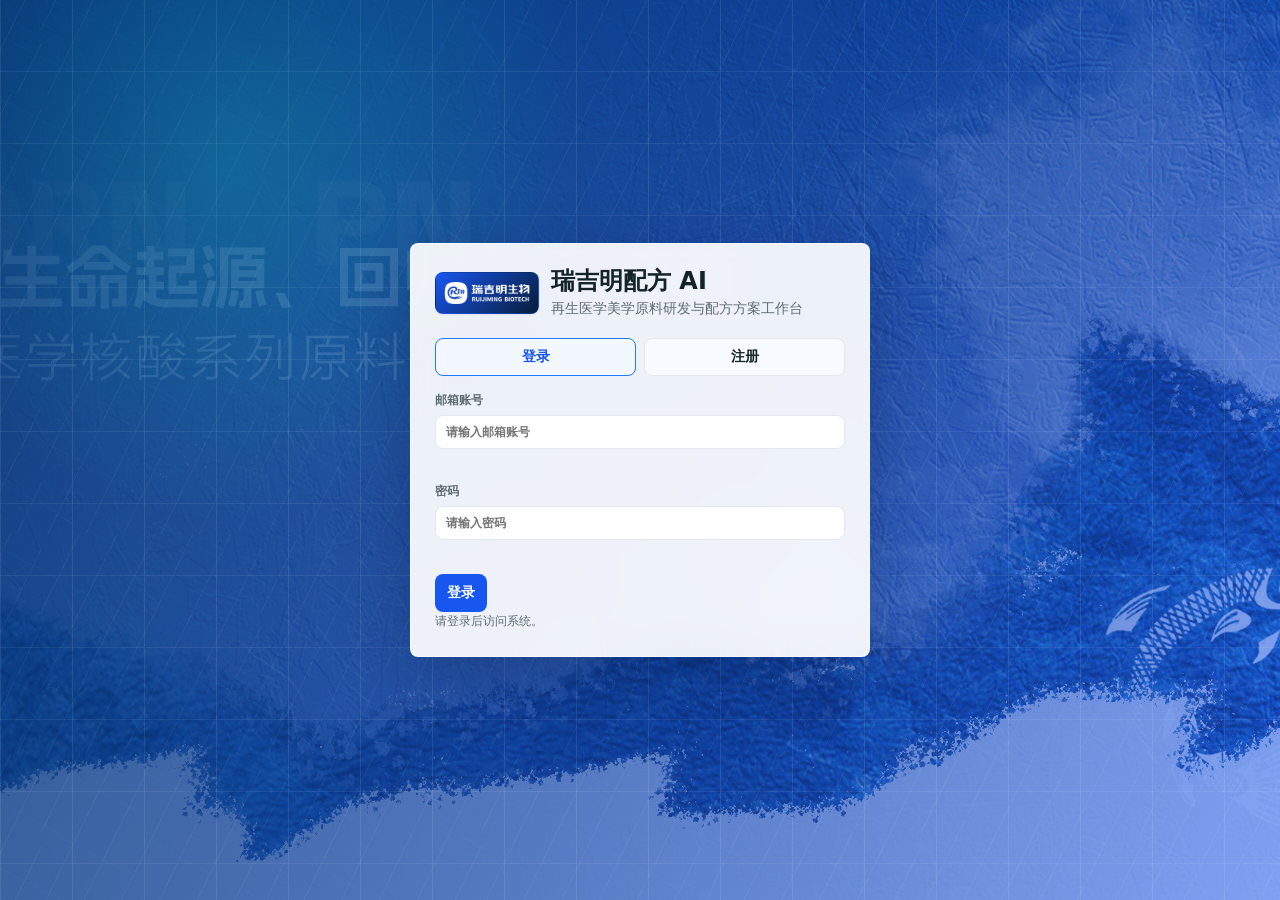
<file: apps/engineer-console/index.html>
<!doctype html>
<html lang="zh-CN">
  <head>
    <meta charset="utf-8">
    <meta name="viewport" content="width=device-width, initial-scale=1">
    <title>瑞吉明配方研发工作台</title>
    <link rel="stylesheet" href="./styles.css">
  </head>
  <body>
    <section id="authShell" class="auth-shell" aria-labelledby="authTitle">
      <div class="auth-card">
        <div class="auth-brand">
          <span class="brand-logo-frame"><img src="./assets/brand/rjm-logo.png" alt="瑞吉明官网"></span>
          <div>
            <h1 id="authTitle">瑞吉明配方 AI</h1>
            <p>再生医学美学原料研发与配方方案工作台</p>
          </div>
        </div>
        <div class="auth-tabs" role="tablist" aria-label="认证方式">
          <button id="showLogin" class="active" type="button">登录</button>
          <button id="showRegister" type="button">注册</button>
        </div>
        <form id="loginForm" class="auth-form active" novalidate>
          <label for="loginEmail">
            <span>邮箱账号</span>
            <input id="loginEmail" type="email" autocomplete="email" placeholder="请输入邮箱账号">
            <small class="field-error" data-error-for="loginEmail"></small>
          </label>
          <label for="loginPassword">
            <span>密码</span>
            <input id="loginPassword" type="password" autocomplete="current-password" placeholder="请输入密码">
            <small class="field-error" data-error-for="loginPassword"></small>
          </label>
          <button id="loginButton" class="primary" type="button">登录</button>
        </form>
        <form id="registerForm" class="auth-form" novalidate>
          <label for="registerEmail">
            <span>邮箱账号</span>
            <input id="registerEmail" type="email" autocomplete="email" placeholder="请输入邮箱账号">
            <small class="field-error" data-error-for="registerEmail"></small>
          </label>
          <label for="registerPassword">
            <span>密码</span>
            <input id="registerPassword" type="password" autocomplete="new-password" placeholder="至少 6 位，包含英文大写、小写和数字">
            <small class="field-error" data-error-for="registerPassword"></small>
          </label>
          <label for="registerInvite">
            <span>邀请码</span>
            <input id="registerInvite" autocomplete="off" placeholder="请输入一次性邀请码">
            <small class="field-error" data-error-for="registerInvite"></small>
          </label>
          <div class="verification-row">
            <label for="registerCode">
              <span>邮箱验证码</span>
              <input id="registerCode" inputmode="numeric" autocomplete="one-time-code" placeholder="请输入 6 位验证码">
              <small class="field-error" data-error-for="registerCode"></small>
            </label>
            <button id="sendCodeButton" class="secondary" type="button">发送验证码</button>
          </div>
          <p id="devCodeHint" class="auth-hint"></p>
          <button id="registerButton" class="primary" type="button">注册并登录</button>
        </form>
        <p id="authStatus" class="auth-status" role="status" aria-live="polite"></p>
      </div>
    </section>

    <div id="appShell" class="research-os is-auth-hidden">
      <nav class="rail-nav" aria-label="工作区导航">
        <div class="rail-mark" aria-label="瑞吉明配方 AI">
          <img src="./assets/brand/rjm-mark.png" alt="">
        </div>
        <button class="rail-item active" type="button" data-view="workspaceCore" data-route="/console/formulas" aria-label="配方推荐" title="配方推荐">
          <svg viewBox="0 0 24 24" aria-hidden="true"><path d="M8 3h8l3 5-7 13L5 8l3-5Z"/><path d="M5 8h14"/><path d="M9 8l3 13 3-13"/></svg>
        </button>
        <button class="rail-item" type="button" data-view="chatPage" data-route="/console/chat" aria-label="AI 知识问答" title="AI 知识问答">
          <svg viewBox="0 0 24 24" aria-hidden="true"><path d="M21 15a4 4 0 0 1-4 4H8l-5 3V7a4 4 0 0 1 4-4h10a4 4 0 0 1 4 4Z"/><path d="M8 9h8"/><path d="M8 13h5"/></svg>
        </button>
        <button class="rail-item" type="button" data-view="elementGraphPage" data-route="/console/elements" aria-label="配方元素解析" title="配方元素解析">
          <svg viewBox="0 0 24 24" aria-hidden="true"><circle cx="12" cy="12" r="3"/><circle cx="5" cy="6" r="2"/><circle cx="19" cy="7" r="2"/><circle cx="6" cy="18" r="2"/><circle cx="18" cy="17" r="2"/><path d="m7 7.5 3 3"/><path d="m14.5 10 3-2"/><path d="m9.5 14.5-2 2"/><path d="m14.5 14 2 2"/></svg>
        </button>
        <button class="rail-item" type="button" data-view="historyPage" data-route="/console/history" aria-label="历史记录" title="历史记录">
          <svg viewBox="0 0 24 24" aria-hidden="true"><path d="M3 12a9 9 0 1 0 3-6.7"/><path d="M3 4v5h5"/><path d="M12 7v5l3 2"/></svg>
        </button>
        <button class="rail-item" type="button" data-view="invitePage" data-route="/console/invites" aria-label="邀请码管理" title="邀请码管理">
          <svg viewBox="0 0 24 24" aria-hidden="true"><path d="M15 7a4 4 0 1 1 2 3.5L10 18H7v-3l7.5-7.5"/><path d="M16 7h.01"/></svg>
        </button>
        <button class="rail-item" type="button" data-view="experimentPage" data-route="/console/experiments" aria-label="实验管理" title="实验管理">
          <svg viewBox="0 0 24 24" aria-hidden="true"><path d="M9 3h6"/><path d="M10 3v6l-5 9a2 2 0 0 0 1.7 3h10.6A2 2 0 0 0 19 18l-5-9V3"/><path d="M8 15h8"/></svg>
        </button>
        <button class="rail-item" type="button" data-view="learningPage" data-route="/console/learning" aria-label="学习分析" title="学习分析">
          <svg viewBox="0 0 24 24" aria-hidden="true"><path d="M4 19V5"/><path d="M4 19h16"/><path d="m7 15 3-4 3 2 5-7"/></svg>
        </button>
        <button class="rail-item" type="button" data-view="procurementPage" data-route="/console/procurement" aria-label="采购管理" title="采购管理">
          <svg viewBox="0 0 24 24" aria-hidden="true"><path d="M6 7h15l-2 8H8L6 3H3"/><circle cx="9" cy="20" r="1"/><circle cx="18" cy="20" r="1"/></svg>
        </button>
        <button class="rail-item" type="button" data-view="outputPage" data-route="/console/output" aria-label="业务输出" title="业务输出">
          <svg viewBox="0 0 24 24" aria-hidden="true"><path d="M4 4h16v16H4z"/><path d="M8 8h8"/><path d="M8 12h8"/><path d="M8 16h5"/></svg>
        </button>
        <button class="rail-item" type="button" data-view="settingsPage" data-route="/console/settings" aria-label="系统设置" title="系统设置">
          <svg viewBox="0 0 24 24" aria-hidden="true"><path d="M12 8a4 4 0 1 0 0 8 4 4 0 0 0 0-8Z"/><path d="M3 12h2"/><path d="M19 12h2"/><path d="m5.6 5.6 1.4 1.4"/><path d="m17 17 1.4 1.4"/><path d="m18.4 5.6-1.4 1.4"/><path d="m7 17-1.4 1.4"/></svg>
        </button>
      </nav>

      <main class="os-main">
        <header class="workbar">
          <div class="workbar-title">
            <div class="brand-lockup">
              <span class="brand-logo-frame compact"><img src="./assets/brand/rjm-logo.png" alt="瑞吉明官网"></span>
              <span>瑞吉明配方 AI</span>
            </div>
            <div>
              <h1>配方研发工作台</h1>
              <span class="compat-copy" aria-hidden="true">配方工程师工作台</span>
              <p id="taskName">PDRN / PN 原料知识图谱驱动的候选方案</p>
            </div>
          </div>
          <div class="workbar-status" aria-label="系统状态">
            <span class="status-dot" id="apiStatusLabel">API 待检测</span>
            <span class="status-dot" id="connectionState">Yuxi 知识库待检测</span>
            <span class="metric-chip"><span id="ingredientCount">--</span> 实体</span>
            <span class="metric-chip"><span id="relationCount">--</span> 关系</span>
            <span class="metric-chip" id="evidenceSummary">等待知识库</span>
            <span class="strategy-chip" id="currentStrategyLabel">知识图谱 AI</span>
            <button id="refreshKnowledge" class="icon-button" type="button" aria-label="刷新知识源" title="刷新知识源">
              <svg viewBox="0 0 24 24" aria-hidden="true"><path d="M20 12a8 8 0 1 1-2.3-5.7"/><path d="M20 4v6h-6"/></svg>
            </button>
            <button id="loadKnowledgeGovernance" class="icon-button" type="button" aria-label="知识治理" title="知识治理">
              <svg viewBox="0 0 24 24" aria-hidden="true"><path d="M12 3 4 7v6c0 4 3 7 8 8 5-1 8-4 8-8V7l-8-4Z"/><path d="m9 12 2 2 4-5"/></svg>
            </button>
            <button id="logoutButton" class="logout-button" type="button">退出登录</button>
          </div>
        </header>

        <div id="operationStatus" class="operation-status" role="status" aria-live="polite">等待操作。AI 推荐仅作为研发辅助，最终结论必须由配方工程师审核。</div>

        <section class="company-signal" aria-label="瑞吉明公司能力与产品线">
          <div class="company-signal-copy">
            <span class="section-label">瑞吉明生物</span>
            <strong>专注再生医学美学原料研发生产</strong>
          </div>
          <div class="company-metrics" aria-label="公司能力指标">
            <span><strong>2020</strong>创立</span>
            <span><strong>40+</strong>研发人员</span>
            <span><strong>20+</strong>产品矩阵</span>
            <span><strong>8 吨</strong>年产能</span>
            <span><strong>30+</strong>发明专利</span>
          </div>
          <div class="product-tags" aria-label="瑞吉明产品元素">
            <span>PDRN</span>
            <span>PN</span>
            <span>植物 PDRN</span>
            <span>生物合成 PDRN</span>
            <span>三文鱼系列</span>
            <span>核酸系列</span>
          </div>
        </section>

        <section id="workspaceCore" class="app-view workspace-core active">
          <aside class="parameter-panel" aria-labelledby="requestTitle">
            <form>
              <section class="parameter-section">
                <p class="section-label">配方任务</p>
                <h2 id="requestTitle">推荐参数</h2>
                <label for="goal">
                  <span>目标功效</span>
                  <input id="goal" placeholder="请输入目标功效，例如保湿、舒缓、屏障修护" aria-describedby="goalHint">
                </label>
                <p id="goalHint" class="field-hint">工程目标，例如保湿、舒缓、屏障修护。</p>
                <label for="dosageForm">
                  <span>剂型</span>
                  <input id="dosageForm" placeholder="请输入剂型，例如乳液、精华、水凝胶">
                </label>
                <label for="strategy">
                  <span>推荐策略</span>
                  <select id="strategy">
                    <option value="knowledge_graph_ai">知识图谱 AI 分析</option>
                    <option value="learned_weight">learned_weight - 实验反馈加权</option>
                    <option value="exploration">exploration - 低风险探索</option>
                  </select>
                </label>
                <label for="candidateCountInput">
                  <span>生成数量</span>
                  <select id="candidateCountInput">
                    <option value="1">1 套候选</option>
                    <option value="2">2 套候选</option>
                    <option value="3" selected>3 套候选</option>
                    <option value="4">4 套候选</option>
                    <option value="5">5 套候选</option>
                  </select>
                </label>
              </section>

              <details class="parameter-section constraint-section">
                <summary>约束条件</summary>
                <label for="skinFeel">
                  <span>肤感偏好</span>
                  <input id="skinFeel" placeholder="请输入肤感偏好，例如清爽不粘、滋润、低油感">
                </label>
                <label for="blockedIngredients">
                  <span>禁用原料 ID</span>
                  <input id="blockedIngredients" placeholder="ING-XXX,ING-YYY" autocomplete="off">
                </label>
              </details>

              <div class="parameter-actions">
                <button id="recommendButton" class="primary" type="button">生成候选配方</button>
              </div>
            </form>
          </aside>
          <button id="toggleParameterPanel" class="panel-toggle" type="button" aria-expanded="true" aria-label="收起配方任务栏" title="收起配方任务栏">
            <span aria-hidden="true">‹</span>
          </button>

          <section class="decision-board" aria-labelledby="candidateTitle">
            <div class="board-head">
              <div>
                <p class="section-label">推荐决策</p>
                <h2 id="candidateTitle">候选配方方案</h2>
                <p class="board-meta"><span id="boardStrategy">知识图谱 AI 策略</span> · <span id="candidateCount">0 套候选</span> · <span id="generatedAt">等待生成</span> · <span id="knowledgeMode">等待 Yuxi 知识库</span></p>
              </div>
              <div class="board-tools">
                <button id="regenerateButton" type="button">重新生成</button>
                <button id="compareModeButton" type="button" aria-pressed="false">对比模式</button>
                <label class="sort-control" for="sortMode">
                  <span>排序</span>
                  <select id="sortMode">
                    <option value="overall">综合评分</option>
                    <option value="risk">风险优先</option>
                    <option value="evidence">证据数量</option>
                  </select>
                </label>
              </div>
            </div>
            <div id="formulaList" class="candidate-list" aria-live="polite"></div>
          </section>

          <aside class="inspector" aria-labelledby="inspectorTitle">
            <input id="selectedFormulaId" type="hidden" value="">
            <header class="inspector-head">
              <div>
                <p class="section-label">配方检查</p>
                <h2 id="inspectorTitle">尚未选择配方</h2>
                <p id="selectedFormulaSummary" class="formula-summary">尚未选择配方</p>
              </div>
              <div class="score-stamp">
                <span id="inspectorScore">--</span>
                <small id="selectedRank">未选择</small>
              </div>
            </header>

            <div class="inspector-tabs" role="tablist" aria-label="配方详情标签">
              <button class="inspector-tab active" type="button" role="tab" aria-selected="true" data-tab="overview">概览</button>
              <button class="inspector-tab" type="button" role="tab" aria-selected="false" data-tab="formula">配方</button>
              <button id="inspectorEvidence" class="inspector-tab" type="button" role="tab" aria-selected="false" data-tab="evidence">证据</button>
            </div>

            <div id="formulaDetail" class="inspector-body empty-state">选择一套候选方案后查看详情。</div>

            <div class="screening-fields">
              <label for="engineer">
                <span>工程师</span>
                <input id="engineer" placeholder="请输入工程师姓名或工号">
              </label>
              <label for="decision">
                <span>筛选决定</span>
                <select id="decision">
                  <option value="keep">保留</option>
                  <option value="modify">要求修改</option>
                  <option value="reject">剔除</option>
                </select>
              </label>
              <label for="screeningReason">
                <span>审核意见</span>
                <textarea id="screeningReason" placeholder="请输入审核意见、实验关注点或修改依据"></textarea>
              </label>
            </div>

            <div class="inspector-actionbar">
              <button id="rejectFormula" class="ghost-danger" type="button">剔除</button>
              <button id="modifyFormula" class="secondary" type="button">要求修改</button>
              <button id="submitScreening" class="primary" type="button">保留并进入实验</button>
            </div>
          </aside>
        </section>

        <section id="formulaDetailPage" class="app-view formula-detail-page" aria-labelledby="formulaDetailPageTitle">
          <div class="page-head formula-detail-page-head">
            <div>
              <p class="section-label">配方详情</p>
              <h2 id="formulaDetailPageTitle">尚未选择配方</h2>
              <p id="formulaDetailPageSummary" class="formula-summary">从候选配方列表进入后查看完整明细、评分和证据链路。</p>
            </div>
            <div class="formula-detail-head-actions">
              <span id="formulaDetailPageRank" class="metric-chip">未选择</span>
              <button id="backToFormulaList" class="secondary" type="button">返回候选列表</button>
            </div>
          </div>
          <div class="formula-detail-shell">
            <section class="formula-detail-main-panel">
              <div class="formula-detail-hero">
                <div>
                  <p class="section-label">推荐方案</p>
                  <h3 id="formulaDetailHeroTitle">选择配方后查看详情</h3>
                  <p id="formulaDetailHeroText">完整配方信息会在这里展示。</p>
                </div>
                <div id="formulaDetailPageScore" class="score-ring" style="--score:0"><span>--</span></div>
              </div>
              <div id="formulaDetailPageBody" class="formula-detail-page-body empty-state">选择一套候选方案后查看详情。</div>
            </section>
            <aside id="formulaDetailReviewPanel" class="formula-detail-review-panel empty-state">选择一套候选方案后进行工程师审核。</aside>
          </div>
        </section>

        <section id="experimentPage" class="app-view workflow-page" aria-labelledby="experimentTitle">
          <div class="page-head">
            <div>
              <p class="section-label">实验管理</p>
              <h2 id="experimentTitle">小试与反馈闭环</h2>
            </div>
            <span class="metric-chip" id="experimentFormulaChip">未选择配方</span>
          </div>
          <div class="workflow-grid">
            <section class="workflow-panel">
              <h3>实验流程</h3>
              <div class="workflow-timeline">
                <span>工程师审核</span>
                <span>创建小试批次</span>
                <span>记录实验反馈</span>
                <span>进入学习复盘</span>
              </div>
              <div class="workflow-actions">
                <button id="createExperimentBatch" class="primary" type="button">创建实验批次</button>
                <button id="loadExperimentBatches" class="secondary" type="button">查看批次列表</button>
                <button id="submitFeedback" class="secondary" type="button">提交通过结果</button>
              </div>
            </section>
            <section class="workflow-panel">
              <h3>实验关注点</h3>
              <div class="workflow-metrics">
                <span><strong>肤感</strong>黏腻、铺展、残留感</span>
                <span><strong>稳定</strong>离心、冷热循环、析出</span>
                <span><strong>功效</strong>目标指标与对照差异</span>
              </div>
            </section>
            <section class="workflow-result" id="experimentOutput">选择配方后，可在这里查看实验批次、反馈提交结果与关键指标。</section>
          </div>
        </section>

        <section id="learningPage" class="app-view workflow-page" aria-labelledby="learningTitle">
          <div class="page-head">
            <div>
              <p class="section-label">学习分析</p>
              <h2 id="learningTitle">反馈权重与排序变化</h2>
            </div>
            <span class="metric-chip" id="learningFormulaChip">未选择配方</span>
          </div>
          <div class="workflow-grid">
            <section class="workflow-panel">
              <h3>学习视图</h3>
              <div class="workflow-actions">
                <button id="loadLearningExplanation" class="primary" type="button">查看学习解释</button>
                <button id="loadLearnedWeights" class="secondary" type="button">查看学习权重</button>
                <button id="loadReport" class="secondary" type="button">查看排名变化</button>
              </div>
            </section>
            <section class="workflow-panel">
              <h3>可视化指标</h3>
              <div class="workflow-metrics">
                <span><strong>权重</strong>原料、关系与证据影响</span>
                <span><strong>排序</strong>学习前后名次变化</span>
                <span><strong>来源</strong>实验反馈和工程结论</span>
              </div>
            </section>
            <section class="workflow-result" id="learningOutput">学习解释、权重明细和排名变化会在这里形成表格化结果。</section>
          </div>
        </section>

        <section id="procurementPage" class="app-view workflow-page" aria-labelledby="procurementTitle">
          <div class="page-head">
            <div>
              <p class="section-label">采购管理</p>
              <h2 id="procurementTitle">原料供应与样品推进</h2>
            </div>
            <span class="metric-chip" id="procurementFormulaChip">未选择配方</span>
          </div>
          <div class="workflow-grid">
            <section class="workflow-panel">
              <h3>采购动作</h3>
              <div class="workflow-actions">
                <button id="loadProcurement" class="primary" type="button">生成采购建议</button>
                <button id="loadSavedProcurement" class="secondary" type="button">查看已存采购</button>
                <button id="requestProcurementSample" class="secondary" type="button">申请样品</button>
              </div>
            </section>
            <section class="workflow-panel">
              <h3>供应检查</h3>
              <div class="workflow-metrics">
                <span><strong>SKU</strong>供应商与规格匹配</span>
                <span><strong>成本</strong>价格、MOQ、交期</span>
                <span><strong>资质</strong>COA、MSDS、备案文件</span>
              </div>
            </section>
            <section class="workflow-result" id="procurementOutput">采购建议、SKU 匹配和样品状态会在这里展示。</section>
          </div>
        </section>

        <section id="settingsPage" class="app-view settings-page" aria-labelledby="settingsTitle">
          <div class="page-head">
            <div>
              <p class="section-label">系统设置</p>
              <h2 id="settingsTitle">连接配置</h2>
            </div>
            <span class="metric-chip">本机运行参数</span>
          </div>
          <div class="settings-grid">
            <section class="settings-panel">
              <h3>服务地址</h3>
              <label for="apiBase">
                <span>Java API</span>
                <input id="apiBase" value="http://127.0.0.1:8090" autocomplete="off" inputmode="url">
              </label>
              <label for="apiToken">
                <span>API Token</span>
                <input id="apiToken" type="password" placeholder="如启用 RJM API Token，请输入访问令牌" autocomplete="off">
              </label>
              <div class="button-stack">
                <button id="settingsRefreshKnowledge" class="primary" type="button">检测知识库连接</button>
              </div>
            </section>
            <section class="settings-panel">
              <h3>当前知识源</h3>
              <p>系统会通过 Java 管理服务调用 Python AI 服务，Python 服务再调用 Yuxi 知识图谱和 AI provider。</p>
              <div class="settings-status">
                <span><strong id="settingsIngredientCount">--</strong> 实体</span>
                <span><strong id="settingsRelationCount">--</strong> 关系</span>
                <span id="settingsKnowledgeSource">等待检测</span>
              </div>
            </section>
          </div>
        </section>

        <section id="chatPage" class="app-view chat-page" aria-labelledby="chatTitle">
          <div class="page-head">
            <div>
              <p class="section-label">AI 知识问答</p>
              <h2 id="chatTitle">配方师对话</h2>
            </div>
            <span class="metric-chip">Yuxi 知识图谱 + AI</span>
          </div>
          <div id="chatMessages" class="chat-messages" aria-live="polite">
            <div class="chat-message assistant">
              <strong>AI</strong>
              <p>请输入配方问题。回复会基于当前 Yuxi 知识图谱召回，并附带相关原料与证据 ID。</p>
            </div>
          </div>
          <form class="chat-composer">
            <label for="chatInput">
              <span>问题</span>
              <textarea id="chatInput" placeholder="例如：针对保湿乳液，哪些成分组合适合改善清爽肤感？"></textarea>
            </label>
            <button id="sendChat" class="primary" type="button">发送</button>
          </form>
        </section>

        <section id="elementGraphPage" class="app-view element-graph-page" aria-labelledby="elementGraphTitle">
          <div class="page-head">
            <div>
              <p class="section-label">Yuxi 知识图谱</p>
              <h2 id="elementGraphTitle">配方元素解析</h2>
            </div>
            <span id="elementGraphStats" class="metric-chip">等待解析</span>
          </div>
          <div class="element-graph-shell">
            <section class="element-graph-workspace">
              <form class="element-graph-search">
                <label for="elementGraphInput">
                  <span>元素名 / Yuxi ID</span>
                  <input id="elementGraphInput" autocomplete="off" placeholder="例如：YUXI-A0F1011EC3C6A15ED4DB23D0BD8575A5">
                </label>
                <button id="loadElementGraph" class="primary" type="button">解析图谱</button>
              </form>
              <div id="elementGraphCanvas" class="element-graph-canvas empty-state">输入元素名或 Yuxi ID 后查看一层知识图谱。</div>
            </section>
            <aside id="elementGraphDetail" class="element-graph-detail empty-state">选择节点查看详情。</aside>
          </div>
        </section>

        <section id="historyPage" class="app-view history-page" aria-labelledby="historyTitle">
          <div class="page-head">
            <div>
              <p class="section-label">历史记录</p>
              <h2 id="historyTitle">配方任务与对话任务</h2>
            </div>
            <button id="refreshHistory" class="secondary" type="button">刷新记录</button>
          </div>
          <div class="history-grid">
            <section class="history-panel">
              <h3>配方任务记录</h3>
              <div id="formulaHistoryList" class="history-list">暂无配方任务记录</div>
            </section>
            <section class="history-panel">
              <h3>AI 对话记录</h3>
              <div id="chatHistoryList" class="history-list">暂无对话记录</div>
            </section>
          </div>
        </section>

        <section id="invitePage" class="app-view invite-page" aria-labelledby="inviteTitle">
          <div class="page-head">
            <div>
              <p class="section-label">邀请码管理</p>
              <h2 id="inviteTitle">一次性注册邀请码</h2>
            </div>
            <button id="createInviteButton" class="primary" type="button">生成邀请码</button>
          </div>
          <section class="invite-panel">
            <div class="invite-toolbar">
              <span id="currentUserLabel">未登录</span>
              <button id="refreshInvites" class="secondary" type="button">刷新邀请码</button>
            </div>
            <div id="inviteList" class="invite-list">暂无邀请码</div>
          </section>
        </section>

        <section id="outputPage" class="app-view output-page" aria-labelledby="structuredTitle">
          <div class="dock-head">
            <div>
              <p class="section-label">业务输出</p>
              <h2 id="structuredTitle">结构化响应</h2>
            </div>
            <span id="outputSummary" class="metric-chip">等待数据</span>
          </div>
          <div id="structuredOutput" class="structured-output empty-state">实验、学习、采购与证据响应会在这里转为表格或摘要。</div>
          <details class="debug-drawer">
            <summary>接口响应 / 调试信息</summary>
            <div class="debug-actions">
              <button id="copyDebug" type="button">复制 JSON</button>
              <button id="clearDebug" type="button">清空</button>
            </div>
            <pre id="actionOutput" class="output-panel">{}</pre>
          </details>
        </section>
      </main>
    </div>

    <script src="./app.js"></script>
  </body>
</html>
</file>
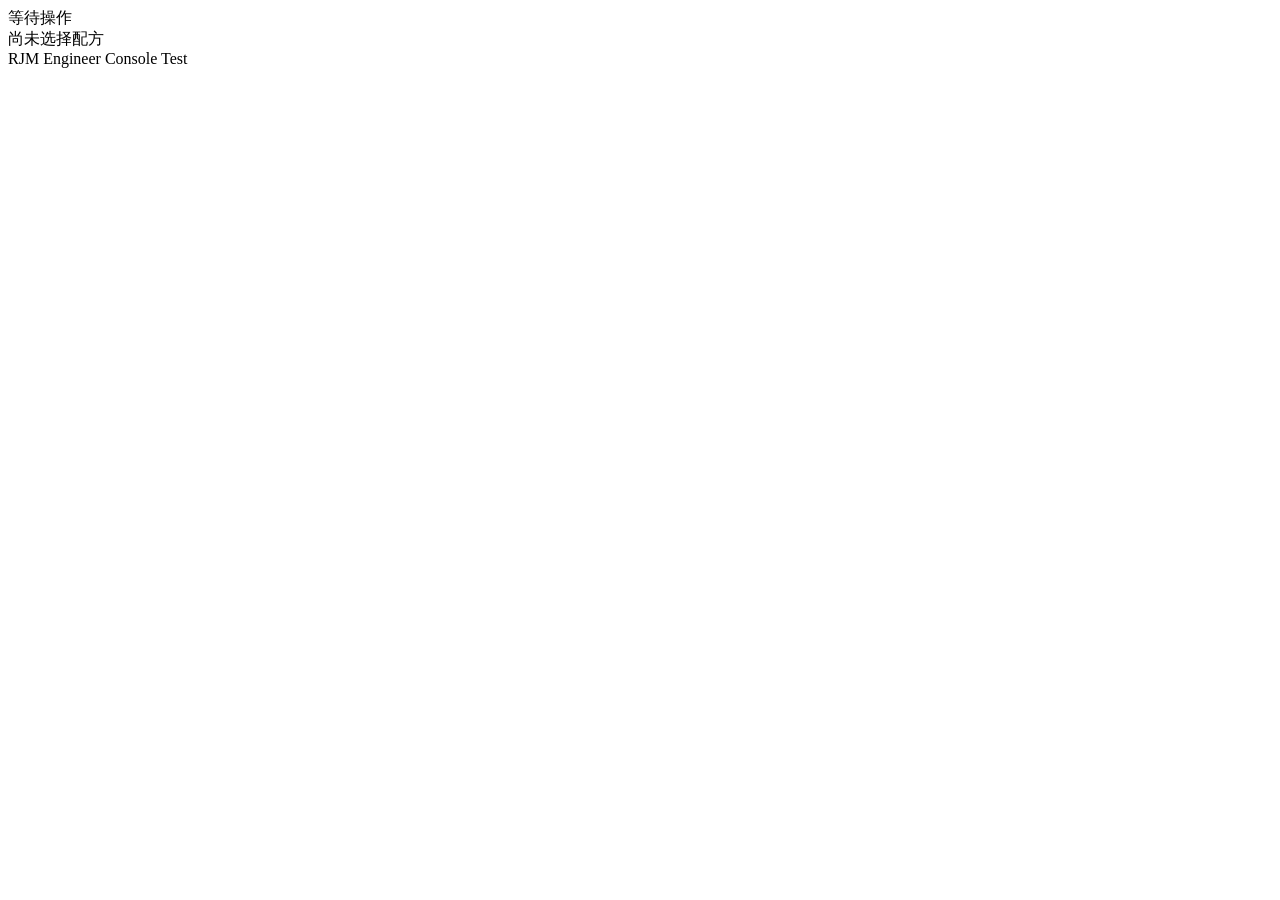
<file: apps/java-admin-service/src/test/resources/test-console/index.html>
<!doctype html>
<html lang="zh-CN">
<head>
  <meta charset="utf-8">
  <title>RJM Engineer Console Test</title>
</head>
<body>
  <main>
    <div id="operationStatus" role="status">等待操作</div>
    <div id="selectedFormulaSummary">尚未选择配方</div>
    RJM Engineer Console Test
  </main>
</body>
</html>
</file>
<file: apps/engineer-console/styles.css>
:root {
  color-scheme: light;
  --primary-900: #06306f;
  --primary-800: #1856f0;
  --primary-700: #2278ff;
  --primary-100: #dfeaff;
  --primary-50: #f3f7ff;
  --brand-cyan: #11c7c0;
  --brand-ink: #071d3a;
  --brand-logo-url: url("./assets/brand/rjm-mark.png");
  --blue-600: #2563eb;
  --amber-600: #d97706;
  --red-600: #dc2626;
  --green-600: #16a34a;
  --bg-app: #eef4fb;
  --bg-panel: #f7faff;
  --surface: #ffffff;
  --border-soft: #e2e8ec;
  --border-mid: #cbd6dc;
  --text-main: #132326;
  --text-secondary: #5e6d71;
  --text-muted: #819095;
  --shadow-1: 0 1px 2px rgba(7, 29, 58, 0.07);
  --shadow-2: 0 16px 42px rgba(7, 29, 58, 0.12);
  --radius-1: 8px;
  --radius-2: 10px;
  --rail-width: 100px;
  --topbar-height: 72px;
  --space-1: 4px;
  --space-2: 8px;
  --space-3: 12px;
  --space-4: 16px;
  --space-5: 20px;
  --space-6: 24px;
  --ambient-biotech-motion: ambient-biotech-drift 32s ease-in-out infinite alternate;
}

* {
  box-sizing: border-box;
}

* {
  scrollbar-width: thin;
  scrollbar-color: rgba(11, 79, 74, 0.42) rgba(226, 232, 236, 0.48);
}

*::-webkit-scrollbar {
  width: 8px;
  height: 8px;
}

*::-webkit-scrollbar-track {
  background: rgba(226, 232, 236, 0.42);
  border-radius: 999px;
}

*::-webkit-scrollbar-thumb {
  border: 2px solid rgba(226, 232, 236, 0.42);
  border-radius: 999px;
  background: rgba(11, 79, 74, 0.48);
}

*::-webkit-scrollbar-thumb:hover {
  background: rgba(11, 79, 74, 0.72);
}

html,
body {
  width: 100%;
  height: 100%;
  overflow: hidden;
}

body {
  margin: 0;
  background: var(--bg-app);
  color: var(--text-main);
  font-family: Inter, "PingFang SC", "Microsoft YaHei", system-ui, sans-serif;
  font-size: 14px;
  letter-spacing: 0;
}

.hidden,
.is-auth-hidden {
  display: none !important;
}

.auth-shell {
  position: relative;
  display: grid;
  place-items: center;
  min-height: 100vh;
  padding: 24px;
  overflow: hidden;
  background:
    linear-gradient(120deg, rgba(6, 48, 111, 0.9), rgba(24, 86, 240, 0.52)),
    url("./assets/brand/rjm-hero-bg.jpg") center / cover no-repeat;
}

.auth-shell::before {
  content: "";
  position: absolute;
  inset: 0;
  background:
    radial-gradient(circle at 18% 18%, rgba(17, 199, 192, 0.26), transparent 28%),
    linear-gradient(90deg, rgba(255, 255, 255, 0.09) 1px, transparent 1px),
    linear-gradient(0deg, rgba(255, 255, 255, 0.07) 1px, transparent 1px);
  background-size: auto, 72px 72px, 72px 72px;
  pointer-events: none;
}

.auth-shell::after,
.research-os::after {
  content: "";
  position: absolute;
  inset: -14%;
  z-index: 0;
  pointer-events: none;
  mix-blend-mode: screen;
  opacity: 0.34;
  background:
    linear-gradient(118deg, transparent 8%, rgba(17, 199, 192, 0.14) 19%, transparent 31%),
    linear-gradient(64deg, transparent 18%, rgba(24, 86, 240, 0.16) 35%, transparent 52%),
    repeating-linear-gradient(116deg, rgba(255, 255, 255, 0.18) 0 1px, transparent 1px 34px),
    repeating-linear-gradient(28deg, rgba(17, 199, 192, 0.12) 0 1px, transparent 1px 56px);
  background-size: 160% 160%, 140% 140%, 220px 220px, 320px 320px;
  filter: blur(0.4px);
  transform: translate3d(0, 0, 0);
  animation: var(--ambient-biotech-motion);
}

.auth-shell::after {
  opacity: 0.28;
}

.auth-card {
  position: relative;
  z-index: 1;
  width: min(460px, 100%);
  border: 1px solid rgba(255, 255, 255, 0.58);
  border-radius: var(--radius-1);
  background: rgba(255, 255, 255, 0.92);
  box-shadow: 0 24px 70px rgba(2, 17, 43, 0.26);
  backdrop-filter: blur(14px);
  padding: var(--space-6);
}

.auth-brand {
  display: flex;
  align-items: center;
  gap: var(--space-3);
  margin-bottom: var(--space-5);
}

.auth-brand p {
  margin-top: 4px;
  color: var(--text-secondary);
}

.brand-logo-frame {
  display: grid;
  place-items: center;
  width: 104px;
  height: 42px;
  flex: 0 0 auto;
  border: 1px solid rgba(24, 86, 240, 0.16);
  border-radius: var(--radius-1);
  background: linear-gradient(135deg, #1856f0, #071d3a);
  box-shadow: var(--shadow-1);
  padding: 6px 8px;
}

.brand-logo-frame.compact {
  width: 96px;
  height: 36px;
}

.brand-logo-frame img {
  display: block;
  max-width: 100%;
  max-height: 100%;
  object-fit: contain;
}

.auth-tabs {
  display: grid;
  grid-template-columns: 1fr 1fr;
  gap: var(--space-2);
  margin-bottom: var(--space-4);
}

.auth-tabs button {
  border: 1px solid var(--border-soft);
  background: var(--bg-panel);
  font-weight: 760;
}

.auth-tabs button.active {
  border-color: var(--primary-700);
  background: var(--primary-50);
  color: var(--primary-800);
}

.auth-form {
  display: none;
}

.auth-form.active {
  display: block;
}

.field-error {
  min-height: 16px;
  color: var(--red-600);
  font-size: 12px;
  font-weight: 600;
}

input.invalid {
  border-color: #fca5a5;
  background: #fff7f7;
}

.verification-row {
  display: grid;
  grid-template-columns: minmax(0, 1fr) 128px;
  gap: var(--space-2);
  align-items: start;
}

.verification-row button {
  margin-top: 22px;
}

.auth-hint,
.auth-status {
  min-height: 20px;
  color: var(--text-secondary);
  font-size: 12px;
  line-height: 1.5;
}

.auth-status[data-tone="error"] {
  color: var(--red-600);
}

.auth-status[data-tone="success"] {
  color: var(--green-600);
}

button,
input,
select,
textarea {
  font: inherit;
}

button {
  min-height: 38px;
  border: 0;
  border-radius: var(--radius-1);
  background: transparent;
  color: var(--text-main);
  cursor: pointer;
  padding: 8px 12px;
  transition: background-color 160ms ease, color 160ms ease, border-color 160ms ease, opacity 160ms ease, transform 160ms ease;
}

button:hover {
  background: rgba(15, 107, 99, 0.08);
}

button:active {
  transform: translateY(1px);
}

button:disabled {
  cursor: wait;
  opacity: 0.62;
}

button[aria-busy="true"] {
  display: inline-flex;
  align-items: center;
  justify-content: center;
  gap: 8px;
}

button[aria-busy="true"]::before {
  content: "";
  width: 18px;
  height: 18px;
  flex: 0 0 auto;
  border-radius: 5px;
  background: var(--brand-logo-url) center / contain no-repeat;
  animation: brand-loader-pulse 1.05s ease-in-out infinite;
}

.icon-button[aria-busy="true"]::before {
  position: absolute;
  width: 20px;
  height: 20px;
}

.icon-button[aria-busy="true"] svg {
  opacity: 0;
}

button:focus-visible,
input:focus-visible,
select:focus-visible,
textarea:focus-visible,
summary:focus-visible,
.candidate-card:focus-visible,
.inspector-tab:focus-visible {
  outline: 3px solid rgba(37, 99, 235, 0.28);
  outline-offset: 2px;
}

h1,
h2,
h3,
p {
  margin: 0;
}

h1 {
  font-size: 24px;
  line-height: 1.15;
}

h2 {
  font-size: 16px;
  line-height: 1.25;
}

h3 {
  font-size: 15px;
  line-height: 1.3;
}

label {
  display: grid;
  gap: 6px;
  margin-bottom: var(--space-3);
  color: var(--text-secondary);
  font-size: 12px;
  font-weight: 650;
}

input,
select,
textarea {
  width: 100%;
  min-width: 0;
  border: 1px solid var(--border-soft);
  border-radius: var(--radius-1);
  background: var(--surface);
  color: var(--text-main);
  padding: 9px 10px;
}

textarea {
  min-height: 72px;
  resize: vertical;
}

.research-os {
  position: relative;
  display: grid;
  grid-template-columns: var(--rail-width) minmax(0, 1fr);
  height: 100vh;
  overflow: hidden;
  background:
    linear-gradient(90deg, var(--brand-ink) 0 var(--rail-width), transparent var(--rail-width) 100%),
    radial-gradient(circle at 84% 8%, rgba(17, 199, 192, 0.12), transparent 28%),
    linear-gradient(180deg, #f8fbff 0%, var(--bg-app) 100%);
}

.research-os::before {
  content: "";
  position: absolute;
  inset: 0;
  z-index: 0;
  background-image: var(--brand-logo-url);
  background-repeat: no-repeat;
  background-position: center 58%;
  background-size: min(34vw, 420px);
  opacity: 0.085;
  filter: drop-shadow(0 16px 32px rgba(24, 86, 240, 0.18));
  pointer-events: none;
}

.rail-nav,
.os-main {
  position: relative;
  z-index: 2;
}

.rail-nav {
  position: sticky;
  top: 0;
  z-index: 30;
  display: flex;
  flex-direction: column;
  align-items: center;
  gap: var(--space-2);
  height: 100vh;
  padding: var(--space-3) 12px;
  background: linear-gradient(180deg, var(--brand-ink) 0%, #092b65 62%, #0b407a 100%);
  color: #ffffff;
}

.rail-mark {
  display: grid;
  place-items: center;
  width: 68px;
  height: 68px;
  margin-bottom: var(--space-3);
  border: 1px solid rgba(255, 255, 255, 0.28);
  border-radius: 16px;
  background: linear-gradient(135deg, #1856f0, #071d3a);
  color: #ffffff;
  font-size: 12px;
  font-weight: 800;
  letter-spacing: 0.08em;
}

.rail-mark img {
  display: block;
  width: 48px;
  height: auto;
  max-height: 48px;
  object-fit: contain;
}

.rail-item {
  display: grid;
  place-items: center;
  width: 48px;
  height: 44px;
  padding: 0;
  color: rgba(255, 255, 255, 0.72);
}

.rail-item svg,
.icon-button svg {
  width: 20px;
  height: 20px;
  fill: none;
  stroke: currentColor;
  stroke-width: 1.8;
  stroke-linecap: round;
  stroke-linejoin: round;
}

.rail-item:hover,
.rail-item.active {
  background: rgba(255, 255, 255, 0.12);
  color: #ffffff;
}

.os-main {
  min-width: 0;
  height: 100vh;
  overflow: hidden;
}

.workbar {
  position: sticky;
  top: 0;
  z-index: 20;
  display: flex;
  align-items: center;
  justify-content: space-between;
  gap: var(--space-4);
  min-height: 64px;
  border-bottom: 1px solid var(--border-soft);
  background: rgba(248, 251, 255, 0.94);
  backdrop-filter: blur(10px);
  padding: 10px var(--space-5);
}

.workbar-title {
  display: flex;
  align-items: center;
  gap: var(--space-4);
  min-width: 280px;
}

.brand-lockup {
  display: flex;
  align-items: center;
  gap: var(--space-2);
  color: var(--primary-800);
  font-weight: 800;
}

.workbar-title p {
  margin-top: 2px;
  color: var(--text-secondary);
  font-size: 12px;
}

.compat-copy {
  position: absolute;
  width: 1px;
  height: 1px;
  overflow: hidden;
  clip: rect(0 0 0 0);
  white-space: nowrap;
}

.workbar-status {
  display: flex;
  flex-wrap: wrap;
  justify-content: flex-end;
  align-items: center;
  gap: 7px;
}

.status-dot,
.metric-chip,
.strategy-chip {
  display: inline-flex;
  align-items: center;
  gap: 6px;
  min-height: 26px;
  border-radius: 999px;
  background: #fff;
  color: var(--text-secondary);
  padding: 4px 9px;
  font-size: 12px;
  font-weight: 650;
  box-shadow: var(--shadow-1);
  font-variant-numeric: tabular-nums;
  white-space: nowrap;
}

.status-dot::before {
  content: "";
  width: 7px;
  height: 7px;
  border-radius: 999px;
  background: var(--text-muted);
}

.status-dot[data-kind="success"]::before,
.status-dot[data-kind="online"]::before {
  background: var(--green-600);
}

.status-dot[data-kind="warning"]::before {
  background: var(--amber-600);
}

.status-dot[data-kind="danger"]::before {
  background: var(--red-600);
}

.strategy-chip {
  background: var(--primary-100);
  color: var(--primary-800);
}

.icon-button {
  display: grid;
  place-items: center;
  width: 34px;
  height: 34px;
  min-height: 34px;
  padding: 0;
  background: var(--surface);
  color: var(--primary-800);
  box-shadow: var(--shadow-1);
}

.logout-button {
  min-height: 34px;
  border: 1px solid rgba(220, 38, 38, 0.18);
  background: #fff;
  color: var(--red-600);
  font-size: 12px;
  font-weight: 760;
  box-shadow: var(--shadow-1);
  white-space: nowrap;
}

.logout-button:hover {
  background: #fef2f2;
}

.operation-status {
  position: fixed;
  right: var(--space-5);
  top: calc(var(--topbar-height) + var(--space-4));
  z-index: 80;
  width: min(420px, calc(100vw - 32px));
  min-height: 44px;
  border: 1px solid rgba(24, 86, 240, 0.14);
  border-left: 4px solid var(--primary-700);
  border-radius: var(--radius-1);
  background: linear-gradient(135deg, rgba(255, 255, 255, 0.98), rgba(243, 247, 255, 0.95));
  color: var(--text-secondary);
  padding: 11px 14px;
  font-size: 13px;
  line-height: 1.45;
  box-shadow: 0 18px 44px rgba(7, 29, 58, 0.18);
  backdrop-filter: blur(12px);
  opacity: 0;
  pointer-events: none;
  transform: translate3d(12px, -8px, 0);
  transition: opacity 180ms ease, transform 180ms ease, box-shadow 180ms ease;
}

.operation-status.visible {
  opacity: 1;
  pointer-events: auto;
  transform: translate3d(0, 0, 0);
}

.operation-status.hiding {
  opacity: 0;
  pointer-events: none;
  transform: translate3d(12px, -8px, 0);
}

.company-signal {
  display: grid;
  grid-template-columns: minmax(180px, 0.72fr) minmax(360px, 1.18fr) minmax(340px, 1fr);
  align-items: center;
  gap: var(--space-3);
  min-height: 44px;
  margin: var(--space-2) var(--space-5) 0;
  border: 1px solid rgba(24, 86, 240, 0.14);
  border-radius: var(--radius-1);
  background:
    linear-gradient(90deg, rgba(255, 255, 255, 0.96), rgba(243, 247, 255, 0.92)),
    linear-gradient(135deg, rgba(17, 199, 192, 0.08), rgba(24, 86, 240, 0.08));
  box-shadow: var(--shadow-1);
  padding: 6px 12px;
}

.company-signal-copy {
  display: grid;
  gap: 2px;
}

.company-signal-copy strong {
  color: var(--brand-ink);
  font-size: 13px;
  line-height: 1.25;
}

.company-metrics,
.product-tags {
  display: flex;
  flex-wrap: wrap;
  align-items: center;
  gap: 7px;
  min-width: 0;
}

.company-metrics span,
.product-tags span {
  display: inline-flex;
  align-items: center;
  gap: 4px;
  min-height: 28px;
  border-radius: 999px;
  padding: 4px 9px;
  white-space: nowrap;
  font-size: 12px;
  font-weight: 700;
}

.candidate-empty-prompt {
  display: grid;
  align-content: center;
  justify-items: center;
  gap: var(--space-3);
  min-height: 180px;
  border: 1px dashed rgba(24, 86, 240, 0.22);
  border-radius: var(--radius-1);
  background:
    linear-gradient(135deg, rgba(255, 255, 255, 0.88), rgba(243, 247, 255, 0.78)),
    radial-gradient(circle at 50% 0%, rgba(17, 199, 192, 0.12), transparent 42%);
  color: var(--text-secondary);
  padding: var(--space-6);
  text-align: center;
}

.candidate-empty-prompt strong {
  color: var(--brand-ink);
  font-size: 17px;
}

.candidate-empty-prompt p {
  max-width: 520px;
  line-height: 1.55;
}

.candidate-empty-prompt div {
  display: flex;
  flex-wrap: wrap;
  justify-content: center;
  gap: 7px;
}

.candidate-empty-prompt span {
  border-radius: 999px;
  background: rgba(24, 86, 240, 0.08);
  color: var(--primary-800);
  padding: 4px 9px;
  font-size: 12px;
  font-weight: 760;
}

.brand-loader {
  display: grid;
  place-items: center;
  width: 54px;
  height: 54px;
  border-radius: 14px;
  background:
    linear-gradient(135deg, rgba(24, 86, 240, 0.12), rgba(7, 29, 58, 0.08)),
    rgba(255, 255, 255, 0.78);
  box-shadow: var(--shadow-1);
}

.brand-loader::before {
  content: "";
  width: 38px;
  height: 38px;
  border-radius: 10px;
  background: var(--brand-logo-url) center / contain no-repeat;
  animation: brand-loader-pulse 1.05s ease-in-out infinite;
}

.brand-loader.small {
  width: 72px;
  height: 72px;
  border-radius: 50%;
}

.brand-loader.small::before {
  width: 42px;
  height: 42px;
}

.company-metrics span {
  background: #ffffff;
  color: var(--text-secondary);
  box-shadow: var(--shadow-1);
}

.company-metrics strong {
  color: var(--primary-800);
  font-size: 14px;
}

.product-tags span {
  background: rgba(24, 86, 240, 0.08);
  color: var(--primary-800);
}

.app-view {
  display: none;
}

.app-view.active {
  display: block;
}

.operation-status[data-tone="loading"] {
  border-left-color: var(--blue-600);
  background: linear-gradient(135deg, rgba(239, 246, 255, 0.98), rgba(255, 255, 255, 0.96));
}

.operation-status[data-tone="loading"]::before {
  content: "";
  display: inline-block;
  width: 18px;
  height: 18px;
  margin-right: 8px;
  border-radius: 5px;
  background: var(--brand-logo-url) center / contain no-repeat;
  vertical-align: -4px;
  animation: brand-loader-pulse 1.05s ease-in-out infinite;
}

.operation-status[data-tone="success"] {
  border-left-color: var(--green-600);
  background: linear-gradient(135deg, rgba(240, 253, 244, 0.98), rgba(255, 255, 255, 0.96));
  color: #166534;
}

.operation-status[data-tone="error"] {
  border-left-color: var(--red-600);
  background: linear-gradient(135deg, rgba(254, 242, 242, 0.98), rgba(255, 255, 255, 0.96));
  color: #991b1b;
}

.operation-status[data-tone="warning"],
.operation-status[data-tone="offline"] {
  border-left-color: var(--amber-600);
  background: linear-gradient(135deg, rgba(255, 251, 235, 0.98), rgba(255, 255, 255, 0.96));
  color: #92400e;
}

.workspace-core {
  display: none;
  grid-template-columns: 280px 20px minmax(620px, 1fr) 368px;
  gap: 0;
  align-items: start;
  height: calc(100vh - 177px);
  min-height: 0;
  overflow: hidden;
  padding: var(--space-3) var(--space-5) var(--space-5);
  transition: grid-template-columns 180ms ease;
}

.workspace-core.active {
  display: grid;
}

.workspace-core.parameter-collapsed {
  grid-template-columns: 0 20px minmax(620px, 1fr) 368px;
}

.parameter-panel {
  position: relative;
  min-height: 0;
  height: 100%;
  overflow: auto;
  border-right: 1px solid var(--border-soft);
  background: var(--bg-panel);
  padding: var(--space-4);
}

.panel-toggle {
  align-self: stretch;
  justify-self: stretch;
  position: relative;
  z-index: 5;
  display: grid;
  place-items: center;
  width: 20px;
  min-width: 20px;
  height: 100%;
  min-height: 0;
  margin: 0;
  border: 0;
  border-right: 1px solid var(--border-soft);
  border-radius: 0;
  background: var(--bg-panel);
  color: var(--primary-800);
  box-shadow: none;
  padding: 0;
  cursor: pointer;
}

.panel-toggle::before {
  content: "";
  position: absolute;
  width: 14px;
  height: 112px;
  border: 1px solid rgba(11, 79, 74, 0.14);
  border-radius: 6px;
  background: rgba(255, 255, 255, 0.72);
}

.panel-toggle span {
  position: relative;
  z-index: 1;
  font-size: 18px;
  line-height: 1;
}

.panel-toggle:hover {
  background: #edf6f4;
  border-color: var(--border-soft);
}

.panel-toggle:hover::before {
  border-color: rgba(11, 79, 74, 0.28);
  background: var(--surface);
}

.workspace-core.parameter-collapsed .parameter-panel {
  overflow: hidden;
  padding: 0;
  border-right: 0;
}

.workspace-core.parameter-collapsed .parameter-panel form {
  display: none;
}

.workspace-core.parameter-collapsed .panel-toggle {
  margin: 0;
}

.section-label {
  color: var(--primary-800);
  font-size: 11px;
  font-weight: 800;
  letter-spacing: 0.08em;
  text-transform: uppercase;
}

.parameter-section {
  padding: var(--space-2) 0 var(--space-4);
  border-bottom: 1px solid var(--border-soft);
}

.parameter-section h2 {
  margin: 4px 0 var(--space-4);
}

.constraint-section summary {
  min-height: 36px;
  cursor: pointer;
  color: var(--text-main);
  font-weight: 750;
}

.field-hint {
  margin: -7px 0 var(--space-3);
  color: var(--text-muted);
  font-size: 12px;
}

.system-settings {
  margin-top: var(--space-3);
}

.parameter-actions {
  position: sticky;
  bottom: var(--space-3);
  display: grid;
  gap: var(--space-2);
  padding-top: var(--space-4);
  background: linear-gradient(180deg, rgba(247, 249, 250, 0), var(--bg-panel) 18%);
}

.primary {
  background: var(--primary-800);
  color: #ffffff;
  font-weight: 760;
}

.primary:hover {
  background: var(--primary-900);
}

.secondary {
  background: rgba(11, 79, 74, 0.08);
  color: var(--primary-800);
  font-weight: 700;
}

.ghost-danger {
  color: var(--red-600);
  background: rgba(220, 38, 38, 0.08);
  font-weight: 700;
}

.decision-board {
  min-width: 0;
  min-height: 0;
  height: 100%;
  display: grid;
  grid-template-rows: auto minmax(0, 1fr);
  padding: var(--space-2) var(--space-4) 0;
}

.board-head {
  display: flex;
  align-items: start;
  justify-content: space-between;
  gap: var(--space-4);
  padding: 2px 0 var(--space-3);
  border-bottom: 1px solid var(--border-soft);
}

.board-head h2 {
  margin-top: 3px;
  font-size: 20px;
}

.board-meta {
  margin-top: 5px;
  color: var(--text-secondary);
  font-size: 12px;
}

.board-tools {
  display: flex;
  align-items: center;
  gap: var(--space-2);
}

.board-tools button,
.sort-control select {
  min-height: 34px;
  background: var(--surface);
  box-shadow: var(--shadow-1);
}

.sort-control {
  display: flex;
  align-items: center;
  gap: 6px;
  margin: 0;
  color: var(--text-muted);
}

.sort-control select {
  width: 112px;
  padding: 6px 8px;
}

.candidate-list {
  display: grid;
  align-content: start;
  gap: var(--space-3);
  min-height: 0;
  overflow-y: auto;
  overflow-x: hidden;
  padding-top: var(--space-3);
  padding-right: 4px;
}

.candidate-card {
  display: grid;
  grid-template-columns: 72px minmax(0, 1fr) 184px;
  gap: var(--space-3);
  border-left: 3px solid transparent;
  border-radius: var(--radius-2);
  background: rgba(255, 255, 255, 0.78);
  padding: var(--space-3);
  cursor: pointer;
  box-shadow: var(--shadow-1);
  transition: background-color 160ms ease, box-shadow 160ms ease, border-color 160ms ease, opacity 160ms ease;
}

.candidate-card:hover {
  background: #ffffff;
  box-shadow: var(--shadow-2);
}

.candidate-card.selected {
  border-left-color: var(--primary-700);
  background: var(--primary-50);
}

.candidate-card.priority:not(.selected) {
  border-left-color: rgba(15, 107, 99, 0.28);
  background: rgba(255, 255, 255, 0.78);
}

.candidate-rank {
  display: grid;
  align-content: start;
  gap: var(--space-2);
  color: var(--text-muted);
}

.rank-number {
  color: var(--primary-900);
  font-size: 24px;
  font-weight: 850;
  font-variant-numeric: tabular-nums;
}

.candidate-main {
  min-width: 0;
}

.candidate-title {
  display: flex;
  flex-wrap: wrap;
  align-items: center;
  gap: 7px;
  margin-bottom: var(--space-2);
}

.candidate-title h3 {
  min-width: 0;
  overflow-wrap: anywhere;
}

.tag,
.risk-pill,
.state-pill {
  display: inline-flex;
  align-items: center;
  min-height: 22px;
  border-radius: 999px;
  padding: 3px 8px;
  font-size: 11px;
  font-weight: 750;
  line-height: 1.2;
}

.tag {
  background: #e9eef5;
  color: var(--text-secondary);
}

.tag.primary {
  background: var(--primary-100);
  color: var(--primary-800);
}

.risk-pill {
  background: #fff7ed;
  color: #9a3412;
}

.risk-pill.low {
  background: #ecfdf5;
  color: #166534;
}

.state-pill {
  background: #eff6ff;
  color: #1d4ed8;
}

.ingredient-compact {
  display: grid;
  grid-template-columns: repeat(3, minmax(0, 1fr));
  gap: 6px 10px;
  margin: var(--space-2) 0;
}

.ingredient-row {
  display: flex;
  justify-content: space-between;
  gap: var(--space-2);
  min-width: 0;
  border-bottom: 1px solid rgba(203, 214, 220, 0.68);
  padding: 3px 0;
  color: var(--text-main);
  font-size: 12px;
}

.ingredient-row span:first-child {
  min-width: 0;
  overflow: hidden;
  text-overflow: ellipsis;
  white-space: nowrap;
}

.ingredient-row span:last-child {
  color: var(--text-secondary);
  font-variant-numeric: tabular-nums;
  white-space: nowrap;
}

.candidate-reason,
.candidate-risk {
  color: var(--text-secondary);
  font-size: 12px;
  line-height: 1.45;
}

.candidate-risk {
  margin-top: 4px;
}

.evidence-list {
  display: flex;
  flex-wrap: wrap;
  gap: 6px;
  margin-top: var(--space-2);
}

.evidence-list button {
  min-height: 28px;
  max-width: 100%;
  border-radius: 999px;
  background: rgba(37, 99, 235, 0.08);
  color: var(--blue-600);
  padding: 4px 8px;
  font-size: 11px;
  overflow-wrap: anywhere;
}

.candidate-score {
  display: grid;
  grid-template-columns: 74px 1fr;
  gap: var(--space-2);
  align-items: center;
}

.score-ring {
  --score: 0;
  display: grid;
  place-items: center;
  width: 72px;
  height: 72px;
  border-radius: 50%;
  background: conic-gradient(var(--primary-700) calc(var(--score) * 1%), #dce6ea 0);
  color: var(--primary-900);
  font-size: 18px;
  font-weight: 850;
  font-variant-numeric: tabular-nums;
}

.score-ring::before {
  content: "";
  position: absolute;
}

.score-ring span {
  display: grid;
  place-items: center;
  width: 54px;
  height: 54px;
  border-radius: 50%;
  background: var(--surface);
}

.micro-scores {
  display: grid;
  gap: 5px;
}

.score-item {
  display: grid;
  grid-template-columns: 34px 1fr 34px;
  align-items: center;
  gap: 6px;
  color: var(--text-muted);
  font-size: 11px;
}

.score-bar {
  height: 5px;
  overflow: hidden;
  border-radius: 999px;
  background: #dfe8ec;
}

.score-bar i {
  display: block;
  height: 100%;
  border-radius: inherit;
  background: var(--primary-700);
}

.view-detail {
  grid-column: 1 / -1;
  min-height: 30px;
  background: rgba(11, 79, 74, 0.08);
  color: var(--primary-800);
  font-size: 12px;
  font-weight: 760;
}

.inspector {
  display: block;
  height: 100%;
  max-height: none;
  min-width: 0;
  overflow-y: auto;
  overflow-x: hidden;
  border-left: 1px solid var(--border-soft);
  background: var(--surface);
  box-shadow: var(--shadow-1);
}

.inspector-head {
  display: flex;
  justify-content: space-between;
  gap: var(--space-3);
  padding: var(--space-4);
  border-bottom: 1px solid var(--border-soft);
}

.formula-summary {
  margin-top: 6px;
  color: var(--text-secondary);
  font-size: 12px;
  line-height: 1.45;
}

.score-stamp {
  text-align: right;
  color: var(--primary-800);
  font-variant-numeric: tabular-nums;
}

.score-stamp span {
  display: block;
  font-size: 24px;
  font-weight: 850;
}

.score-stamp small {
  color: var(--text-muted);
}

.inspector-tabs {
  position: sticky;
  top: 0;
  z-index: 4;
  display: grid;
  grid-template-columns: repeat(3, 1fr);
  border-bottom: 1px solid var(--border-soft);
  background: var(--bg-panel);
}

.inspector-tab {
  min-width: 0;
  min-height: 38px;
  border-radius: 0;
  color: var(--text-secondary);
  padding: 8px 4px;
  font-size: 12px;
  font-weight: 750;
}

.inspector-tab.active {
  background: var(--surface);
  color: var(--primary-800);
  box-shadow: inset 0 -2px 0 var(--primary-700);
}

.inspector-body {
  min-height: 0;
  padding: var(--space-4);
}

.inspector-body.fade-in {
  animation: fade-in 160ms ease;
}

.inspector-section {
  display: grid;
  gap: var(--space-3);
}

.info-block {
  padding-bottom: var(--space-3);
  border-bottom: 1px solid var(--border-soft);
}

.info-block h3 {
  margin-bottom: 6px;
}

.info-block p,
.plain-list,
.risk-list {
  color: var(--text-secondary);
  font-size: 13px;
  line-height: 1.5;
}

.plain-list,
.risk-list {
  display: grid;
  gap: 6px;
  margin: 0;
  padding-left: 18px;
}

.formula-detail-list {
  display: grid;
  gap: 8px;
}

.formula-detail-head {
  display: grid;
  grid-template-columns: minmax(0, 1fr) 58px 58px;
  gap: 8px;
  padding: 0 8px;
  color: var(--text-secondary);
  font-size: 11px;
  font-weight: 800;
}

.formula-detail-row {
  display: grid;
  grid-template-columns: minmax(0, 1fr) 58px 58px;
  gap: 8px;
  align-items: start;
  border: 1px solid var(--border-soft);
  border-radius: var(--radius-1);
  background: rgba(255, 255, 255, 0.82);
  padding: 9px 8px;
}

.formula-ingredient-main {
  display: grid;
  gap: 4px;
  min-width: 0;
}

.formula-ingredient-main strong {
  color: var(--text-main);
  font-size: 12px;
  line-height: 1.35;
  overflow-wrap: anywhere;
}

.formula-ingredient-main code {
  width: fit-content;
  max-width: 100%;
  border-radius: 6px;
  background: var(--primary-50);
  color: var(--primary-800);
  padding: 2px 5px;
  font-size: 10px;
  font-weight: 800;
  overflow-wrap: anywhere;
}

.formula-role,
.formula-range {
  color: var(--text-secondary);
  font-size: 12px;
  line-height: 1.35;
  overflow-wrap: anywhere;
}

.formula-evidence-refs {
  grid-column: 1 / -1;
  display: flex;
  flex-wrap: wrap;
  gap: 5px;
  min-width: 0;
}

.formula-evidence-refs span {
  border-radius: 999px;
  background: rgba(24, 86, 240, 0.08);
  color: var(--primary-800);
  padding: 3px 7px;
  font-size: 10px;
  font-weight: 800;
  line-height: 1.2;
  overflow-wrap: anywhere;
}

.formula-detail-page.active {
  display: grid;
  grid-template-rows: auto minmax(0, 1fr);
  gap: var(--space-4);
  height: calc(100vh - 177px);
  min-height: 0;
  padding: var(--space-4) var(--space-5) var(--space-5);
}

.formula-detail-page-head {
  margin: 0;
  padding: 0;
}

.formula-detail-head-actions {
  display: flex;
  align-items: center;
  gap: var(--space-2);
}

.formula-detail-shell {
  display: grid;
  grid-template-columns: minmax(620px, 1fr) 336px;
  gap: var(--space-4);
  min-height: 0;
}

.formula-detail-main-panel,
.formula-detail-review-panel {
  min-height: 0;
  border: 1px solid var(--border-soft);
  border-radius: var(--radius-1);
  background: rgba(255, 255, 255, 0.88);
  box-shadow: var(--shadow-1);
}

.formula-detail-main-panel {
  display: grid;
  grid-template-rows: auto minmax(0, 1fr);
  overflow: hidden;
}

.formula-detail-hero {
  display: flex;
  align-items: center;
  justify-content: space-between;
  gap: var(--space-4);
  border-bottom: 1px solid var(--border-soft);
  background:
    linear-gradient(90deg, rgba(243, 247, 255, 0.94), rgba(255, 255, 255, 0.86)),
    linear-gradient(135deg, rgba(17, 199, 192, 0.08), rgba(24, 86, 240, 0.08));
  padding: var(--space-4);
}

.formula-detail-hero h3 {
  margin-top: 4px;
  color: var(--brand-ink);
  font-size: 20px;
  line-height: 1.25;
  overflow-wrap: anywhere;
}

.formula-detail-hero p {
  margin-top: 7px;
  max-width: 760px;
  color: var(--text-secondary);
  font-size: 13px;
  line-height: 1.5;
}

.formula-detail-page-body {
  display: grid;
  align-content: start;
  gap: var(--space-4);
  min-height: 0;
  overflow: auto;
  padding: var(--space-4);
}

.formula-detail-page-body.fade-in,
.formula-detail-review-panel.fade-in {
  animation: fade-in 160ms ease;
}

.formula-detail-section {
  display: grid;
  gap: var(--space-3);
  border-bottom: 1px solid var(--border-soft);
  padding-bottom: var(--space-4);
}

.formula-detail-section:last-child {
  border-bottom: 0;
  padding-bottom: 0;
}

.formula-detail-section h3 {
  color: var(--text-main);
}

.formula-detail-section p {
  color: var(--text-secondary);
  line-height: 1.55;
}

.formula-detail-metrics {
  grid-template-columns: repeat(5, minmax(0, 1fr));
}

.formula-detail-metric {
  display: grid;
  gap: 7px;
  border: 1px solid var(--border-soft);
  border-radius: var(--radius-1);
  background: var(--bg-panel);
  padding: var(--space-3);
}

.formula-detail-metric strong {
  color: var(--text-secondary);
  font-size: 12px;
}

.formula-detail-metric span {
  color: var(--primary-800);
  font-size: 18px;
  font-weight: 850;
  font-variant-numeric: tabular-nums;
}

.detail-evidence-list .evidence-list {
  margin-top: 0;
}

.formula-detail-review-panel {
  display: grid;
  align-content: start;
  gap: var(--space-3);
  overflow: auto;
  padding: var(--space-4);
}

.formula-detail-review-panel.empty-state {
  place-items: center;
}

.detail-review-head {
  display: grid;
  gap: 5px;
  border-bottom: 1px solid var(--border-soft);
  padding-bottom: var(--space-3);
}

.detail-review-head h3 {
  color: var(--text-main);
  overflow-wrap: anywhere;
}

.detail-review-head span {
  width: fit-content;
  border-radius: 999px;
  background: var(--primary-50);
  color: var(--primary-800);
  padding: 4px 9px;
  font-size: 11px;
  font-weight: 800;
}

.detail-review-actions {
  display: grid;
  grid-template-columns: 1fr 1fr;
  gap: var(--space-2);
}

.detail-review-actions .primary {
  grid-column: 1 / -1;
}

.mini-table-wrap,
.data-table-wrap {
  overflow-x: auto;
}

.mini-table-wrap {
  max-width: 100%;
  overflow-x: hidden;
}

table {
  width: 100%;
  min-width: 520px;
  border-collapse: collapse;
  background: var(--surface);
}

.mini-table-wrap table {
  min-width: 0;
  table-layout: fixed;
}

.mini-table-wrap th:nth-child(1),
.mini-table-wrap td:nth-child(1) {
  width: 48%;
}

.mini-table-wrap th:nth-child(2),
.mini-table-wrap td:nth-child(2) {
  width: 24%;
}

.mini-table-wrap th:nth-child(3),
.mini-table-wrap td:nth-child(3) {
  width: 18%;
}

.mini-table-wrap th:nth-child(4),
.mini-table-wrap td:nth-child(4) {
  width: 10%;
}

th,
td {
  border-bottom: 1px solid var(--border-soft);
  padding: 8px 9px;
  text-align: left;
  vertical-align: top;
  color: var(--text-main);
  font-size: 12px;
  overflow-wrap: anywhere;
}

.mini-table-wrap th,
.mini-table-wrap td {
  white-space: normal;
  word-break: break-word;
}

th {
  background: var(--bg-panel);
  color: var(--text-secondary);
  font-weight: 800;
}

.screening-fields {
  border-top: 1px solid var(--border-soft);
  padding: var(--space-3) var(--space-4) 0;
  background: var(--bg-panel);
}

.screening-fields textarea {
  min-height: 56px;
}

.button-stack {
  display: grid;
  gap: var(--space-2);
}

.inspector-actionbar {
  display: grid;
  grid-template-columns: 0.8fr 1fr 1.45fr;
  gap: var(--space-2);
  border-top: 1px solid var(--border-soft);
  background: rgba(255, 255, 255, 0.96);
  padding: var(--space-3) var(--space-4);
}

.inspector > .screening-fields,
.inspector > .inspector-actionbar {
  min-height: 0;
}

.output-page,
.chat-page,
.settings-page,
.history-page,
.invite-page,
.workflow-page {
  height: calc(100vh - 177px);
  margin: var(--space-3) var(--space-5) var(--space-5);
  overflow: hidden;
  border-top: 1px solid var(--border-soft);
  background: rgba(255, 255, 255, 0.55);
  padding: var(--space-4);
}

.page-head,
.dock-head {
  display: flex;
  justify-content: space-between;
  gap: var(--space-3);
  align-items: center;
  margin-bottom: var(--space-3);
}

.output-page {
  display: none;
  grid-template-rows: auto minmax(0, 1fr) auto;
}

.output-page.active {
  display: grid;
}

.chat-page {
  display: none;
  grid-template-rows: auto minmax(0, 1fr) auto;
  max-width: 1120px;
}

.chat-page.active {
  display: grid;
}

.settings-page {
  display: none;
  align-content: start;
}

.settings-page.active {
  display: block;
}

.history-page,
.invite-page {
  display: none;
}

.history-page.active,
.invite-page.active {
  display: block;
}

.history-grid {
  display: grid;
  grid-template-columns: repeat(2, minmax(0, 1fr));
  gap: var(--space-4);
  height: calc(100% - 50px);
  min-height: 0;
}

.history-panel,
.invite-panel {
  border: 1px solid var(--border-soft);
  border-radius: var(--radius-1);
  background: var(--surface);
  box-shadow: var(--shadow-1);
  padding: var(--space-4);
  min-height: 0;
}

.history-panel {
  display: grid;
  grid-template-rows: auto minmax(0, 1fr);
  gap: var(--space-3);
}

.history-list,
.invite-list {
  display: grid;
  align-content: start;
  gap: var(--space-2);
  min-height: 0;
  overflow: auto;
  color: var(--text-secondary);
}

.history-item,
.invite-item {
  display: grid;
  gap: 6px;
  border: 1px solid var(--border-soft);
  border-radius: var(--radius-1);
  background: var(--bg-panel);
  padding: var(--space-3);
}

.history-item strong,
.invite-item strong {
  color: var(--text-main);
  overflow-wrap: anywhere;
}

.history-item span,
.invite-item span,
.invite-item small {
  color: var(--text-secondary);
  font-size: 12px;
  line-height: 1.45;
}

.history-item button {
  justify-self: start;
  min-height: 32px;
  border: 1px solid var(--border-soft);
  background: var(--surface);
  color: var(--primary-800);
  font-weight: 760;
}

.invite-toolbar {
  display: flex;
  justify-content: space-between;
  gap: var(--space-3);
  align-items: center;
  margin-bottom: var(--space-3);
}

.invite-toolbar span {
  color: var(--text-secondary);
  font-size: 13px;
  font-weight: 760;
}

.invite-item.used {
  background: #f8fafc;
  opacity: 0.78;
}

.workflow-page {
  display: none;
  grid-template-rows: auto minmax(0, 1fr);
}

.workflow-page.active {
  display: grid;
}

.workflow-grid {
  display: grid;
  grid-template-columns: minmax(280px, 0.8fr) minmax(320px, 1fr);
  grid-template-rows: auto minmax(0, 1fr);
  gap: var(--space-4);
  min-height: 0;
}

.workflow-panel,
.workflow-result {
  border: 1px solid var(--border-soft);
  border-radius: var(--radius-1);
  background: var(--surface);
  padding: var(--space-4);
  box-shadow: var(--shadow-1);
}

.workflow-panel h3,
.workflow-result h3 {
  margin-bottom: var(--space-3);
}

.workflow-actions {
  display: flex;
  flex-wrap: wrap;
  gap: var(--space-2);
}

.workflow-actions button {
  min-width: 142px;
}

.workflow-timeline {
  display: grid;
  gap: var(--space-2);
  margin-bottom: var(--space-4);
}

.workflow-timeline span {
  position: relative;
  min-height: 34px;
  border-left: 3px solid var(--primary-700);
  background: var(--primary-50);
  color: var(--primary-800);
  padding: 8px 10px;
  font-size: 12px;
  font-weight: 760;
}

.workflow-metrics {
  display: grid;
  grid-template-columns: repeat(3, minmax(0, 1fr));
  gap: var(--space-2);
}

.workflow-metrics span,
.workflow-card {
  border: 1px solid var(--border-soft);
  border-radius: var(--radius-1);
  background: var(--bg-panel);
  color: var(--text-secondary);
  padding: var(--space-3);
  font-size: 12px;
  line-height: 1.45;
}

.workflow-metrics strong,
.workflow-card span {
  display: block;
  margin-bottom: 4px;
  color: var(--text-main);
  font-weight: 820;
}

.workflow-result {
  grid-column: 1 / -1;
  min-height: 0;
  overflow: auto;
  color: var(--text-secondary);
}

.workflow-summary {
  display: grid;
  grid-template-columns: repeat(3, minmax(0, 1fr));
  gap: var(--space-3);
  margin-bottom: var(--space-4);
}

.workflow-card strong {
  display: block;
  color: var(--primary-800);
  font-size: 14px;
  overflow-wrap: anywhere;
}

.workflow-card.success {
  background: #ecfdf5;
  border-color: #bbf7d0;
}

.workflow-card.danger {
  background: #fef2f2;
  border-color: #fecaca;
}

.workflow-card.warning {
  background: #fffbeb;
  border-color: #fde68a;
}

.workflow-table table {
  min-width: 760px;
}

.workflow-empty {
  color: var(--text-muted);
  font-size: 13px;
}

.settings-grid {
  display: grid;
  grid-template-columns: minmax(320px, 520px) minmax(320px, 1fr);
  gap: var(--space-4);
  max-width: 980px;
}

.settings-panel {
  border: 1px solid var(--border-soft);
  border-radius: var(--radius-1);
  background: var(--surface);
  padding: var(--space-4);
  box-shadow: var(--shadow-1);
}

.settings-panel h3 {
  margin-bottom: var(--space-3);
}

.settings-panel p {
  color: var(--text-secondary);
  line-height: 1.55;
}

.settings-status {
  display: flex;
  flex-wrap: wrap;
  gap: var(--space-2);
  margin-top: var(--space-4);
}

.settings-status span {
  border-radius: 999px;
  background: var(--primary-50);
  color: var(--primary-800);
  padding: 6px 10px;
  font-size: 12px;
  font-weight: 700;
}

.element-graph-page.active {
  display: grid;
  grid-template-rows: auto minmax(0, 1fr);
  gap: var(--space-4);
  height: calc(100vh - 177px);
  min-height: 0;
  padding: var(--space-4) var(--space-5) var(--space-5);
}

.element-graph-shell {
  display: grid;
  grid-template-columns: minmax(560px, 1fr) 320px;
  gap: var(--space-4);
  min-height: 0;
}

.element-graph-workspace,
.element-graph-detail {
  min-height: 0;
  border: 1px solid var(--border-soft);
  border-radius: var(--radius-1);
  background: rgba(255, 255, 255, 0.86);
  box-shadow: var(--shadow-1);
}

.element-graph-workspace {
  display: grid;
  grid-template-rows: auto minmax(0, 1fr);
  overflow: hidden;
}

.element-graph-search {
  display: grid;
  grid-template-columns: minmax(0, 1fr) 120px;
  gap: var(--space-3);
  align-items: end;
  border-bottom: 1px solid var(--border-soft);
  padding: var(--space-4);
}

.element-graph-search label {
  margin: 0;
}

.element-graph-canvas {
  position: relative;
  min-height: 420px;
  overflow: hidden;
  padding: var(--space-3);
}

.element-graph-canvas.empty-state {
  display: grid;
  place-items: center;
  min-height: 420px;
}

.element-graph-svg {
  display: block;
  width: 100%;
  height: 100%;
  min-height: 460px;
}

.element-graph-edge line {
  stroke: #c5d2d8;
  stroke-width: 1.45;
}

.element-graph-edge text {
  fill: var(--text-secondary);
  font-size: 11px;
  font-weight: 700;
  text-anchor: middle;
  paint-order: stroke;
  stroke: rgba(255, 255, 255, 0.92);
  stroke-width: 4px;
}

.element-graph-node {
  cursor: pointer;
  outline: none;
}

.element-graph-node circle {
  fill: #ffffff;
  stroke: var(--primary-700);
  stroke-width: 2.4;
  filter: drop-shadow(0 8px 12px rgba(17, 24, 39, 0.12));
  transform-box: fill-box;
  transform-origin: center;
  animation: node-breathe 2.9s ease-in-out infinite;
  animation-delay: calc(var(--node-index, 0) * 80ms);
}

.element-graph-node text {
  fill: var(--text-main);
  font-size: 11px;
  font-weight: 750;
  text-anchor: middle;
  paint-order: stroke;
  stroke: rgba(255, 255, 255, 0.94);
  stroke-width: 5px;
}

.element-graph-node.center circle {
  fill: #fbbf24;
  stroke: #111827;
  stroke-width: 4;
}

.element-graph-node.ingredient circle,
.element-graph-node.tone-0 circle {
  fill: #dbeafe;
  stroke: #2563eb;
}

.element-graph-node.function circle,
.element-graph-node.tone-1 circle {
  fill: #dcfce7;
  stroke: #16a34a;
}

.element-graph-node.formula circle,
.element-graph-node.tone-2 circle {
  fill: #fee2e2;
  stroke: #ef4444;
}

.element-graph-node.tone-3 circle {
  fill: #fef3c7;
  stroke: #f59e0b;
}

.element-graph-node.tone-4 circle {
  fill: #ede9fe;
  stroke: #7c3aed;
}

.element-graph-node.selected circle,
.element-graph-node:focus-visible circle {
  stroke: #111827;
  stroke-width: 4;
}

.element-graph-detail {
  display: grid;
  align-content: start;
  gap: var(--space-4);
  overflow: auto;
  padding: var(--space-4);
}

.element-graph-detail.empty-state {
  display: grid;
  place-items: center;
}

.element-detail-head {
  display: grid;
  gap: 6px;
  border-bottom: 1px solid var(--border-soft);
  padding-bottom: var(--space-3);
}

.element-detail-head h3 {
  margin: 0;
  color: var(--text-main);
  font-size: 18px;
}

.element-detail-head code {
  overflow-wrap: anywhere;
  color: var(--text-secondary);
  font-size: 11px;
}

.element-node-type {
  width: fit-content;
  border-radius: 999px;
  background: var(--primary-50);
  color: var(--primary-800);
  padding: 4px 9px;
  font-size: 11px;
  font-weight: 800;
}

.element-detail-stats {
  display: grid;
  grid-template-columns: repeat(3, 1fr);
  gap: var(--space-2);
}

.element-detail-stats span {
  border: 1px solid var(--border-soft);
  border-radius: var(--radius-1);
  background: #ffffff;
  padding: 8px;
  color: var(--text-secondary);
  font-size: 11px;
}

.element-detail-stats strong {
  display: block;
  color: var(--text-main);
  font-size: 18px;
}

.element-detail-section {
  display: grid;
  gap: var(--space-2);
}

.element-detail-section h4 {
  margin: 0;
  color: var(--text-main);
  font-size: 13px;
}

.element-detail-section ul,
.element-detail-section dl {
  display: grid;
  gap: 8px;
  margin: 0;
  padding: 0;
  list-style: none;
}

.element-detail-section li,
.element-detail-section dl div {
  border-left: 3px solid var(--primary-700);
  background: #ffffff;
  padding: 8px 10px;
}

.element-detail-section li strong,
.element-detail-section dt {
  display: block;
  color: var(--primary-800);
  font-size: 11px;
  font-weight: 800;
}

.element-detail-section li span,
.element-detail-section dd {
  margin: 0;
  color: var(--text-main);
  font-size: 12px;
  line-height: 1.45;
  overflow-wrap: anywhere;
}

.output-dock {
  border-top: 1px solid var(--border-soft);
  padding-top: var(--space-4);
}

.structured-output {
  display: grid;
  align-content: start;
  gap: var(--space-3);
  min-height: 0;
  overflow: auto;
}

.empty-state {
  border: 1px dashed var(--border-mid);
  border-radius: var(--radius-1);
  background: rgba(255, 255, 255, 0.58);
  color: var(--text-muted);
  padding: var(--space-4);
  line-height: 1.5;
}

.debug-drawer {
  margin-top: var(--space-4);
  border-top: 1px solid var(--border-soft);
  padding-top: var(--space-3);
}

.debug-drawer summary {
  cursor: pointer;
  color: var(--text-main);
  font-weight: 800;
}

.debug-actions {
  display: flex;
  justify-content: flex-end;
  gap: var(--space-2);
  margin: var(--space-3) 0;
}

.output-panel {
  min-height: 180px;
  max-height: 34vh;
  overflow: auto;
  margin: 0;
  border-radius: var(--radius-1);
  background: #0c1819;
  color: #d7eeee;
  padding: var(--space-3);
  font-size: 12px;
  line-height: 1.5;
  white-space: pre-wrap;
}

.chat-messages {
  display: grid;
  align-content: start;
  gap: var(--space-3);
  min-height: 0;
  overflow: auto;
  padding-right: var(--space-2);
}

.chat-message {
  max-width: 760px;
  border: 1px solid var(--border-soft);
  border-radius: var(--radius-1);
  background: var(--surface);
  padding: var(--space-3);
  box-shadow: var(--shadow-1);
}

.chat-message.user {
  justify-self: end;
  background: var(--primary-50);
  border-color: #bddbd5;
}

.chat-message strong {
  display: block;
  margin-bottom: 6px;
  color: var(--primary-800);
  font-size: 12px;
}

.chat-message p {
  color: var(--text-main);
  line-height: 1.6;
  white-space: pre-wrap;
}

.structured-chat-answer {
  display: grid;
  gap: var(--space-4);
}

.chat-answer-section {
  display: grid;
  gap: var(--space-2);
}

.chat-answer-section h3 {
  font-size: 13px;
  color: var(--text-main);
}

.chat-formula-table {
  overflow-x: auto;
  border: 1px solid var(--border-soft);
  border-radius: var(--radius-1);
  background: var(--surface);
}

.chat-formula-table table {
  min-width: 620px;
}

.chat-formula-table th,
.chat-formula-table td {
  padding: 10px 12px;
  font-size: 12px;
}

.chat-function-graph {
  display: grid;
  gap: var(--space-2);
}

.chat-function-row {
  display: grid;
  grid-template-columns: 92px minmax(0, 1fr);
  gap: var(--space-2);
  align-items: start;
}

.chat-function-row strong {
  margin: 0;
  padding-top: 3px;
  color: var(--text-secondary);
}

.chat-function-row div {
  display: flex;
  flex-wrap: wrap;
  gap: 6px;
}

.function-chip {
  display: inline-flex;
  align-items: center;
  min-height: 24px;
  border: 1px solid currentColor;
  border-radius: 6px;
  padding: 3px 8px;
  background: #ffffff;
  font-size: 11px;
  font-weight: 750;
  line-height: 1.2;
}

.chip-0 {
  color: #ef4444;
}

.chip-1 {
  color: #f59e0b;
}

.chip-2 {
  color: #2563eb;
}

.chip-3 {
  color: #059669;
}

.chip-4 {
  color: #7c3aed;
}

.chat-relation-map {
  border-top: 1px dashed var(--border-mid);
  border-bottom: 1px dashed var(--border-mid);
  padding: var(--space-2) 0 var(--space-3);
}

.chat-relation-map svg {
  display: block;
  width: 100%;
  height: 320px;
  min-height: 320px;
  border: 1px solid var(--border-soft);
  border-radius: var(--radius-1);
  background:
    radial-gradient(circle at 50% 50%, rgba(13, 148, 136, 0.08), transparent 34%),
    linear-gradient(180deg, #ffffff 0%, #f8fbfb 100%);
  cursor: grab;
  touch-action: none;
  user-select: none;
}

.chat-relation-map svg:active {
  cursor: grabbing;
}

.chat-graph-toolbar {
  display: flex;
  align-items: center;
  justify-content: space-between;
  gap: var(--space-2);
  margin-bottom: var(--space-2);
}

.chat-graph-toolbar span {
  color: var(--text-muted);
  font-size: 11px;
  font-weight: 800;
}

.chat-graph-toolbar button {
  min-height: 28px;
  padding: 4px 10px;
  border-radius: 6px;
  font-size: 11px;
}

.chat-graph-edge {
  stroke: #9fb7c0;
  stroke-width: 1.6;
  stroke-linecap: round;
  opacity: 0.82;
  transition: opacity 160ms ease, stroke 160ms ease, stroke-width 160ms ease;
}

.dynamic-graph line {
  stroke-dasharray: 7 7;
  animation: graph-flow 2.8s linear infinite;
  animation-delay: calc(var(--edge-index, 0) * -120ms);
}

.chat-graph-edge.selected {
  stroke: var(--primary-700);
  stroke-width: 3;
  opacity: 1;
}

.chat-graph-edge.dimmed {
  opacity: 0.18;
}

.chat-graph-edge-label {
  fill: var(--text-secondary);
  font-size: 10.5px;
  font-weight: 750;
  text-anchor: middle;
  paint-order: stroke;
  stroke: rgba(255, 255, 255, 0.94);
  stroke-width: 4px;
  pointer-events: none;
}

.chat-graph-node {
  cursor: grab;
  outline: none;
  transition: opacity 160ms ease;
}

.chat-graph-node:active {
  cursor: grabbing;
}

.chat-graph-node circle {
  fill: #ffffff;
  stroke: var(--primary-700);
  stroke-width: 2.4;
  filter: drop-shadow(0 8px 12px rgba(17, 24, 39, 0.12));
  transform-box: fill-box;
  transform-origin: center;
  animation: node-breathe 2.6s ease-in-out infinite;
  animation-delay: calc(var(--node-index, 0) * 90ms);
  transition: stroke 160ms ease, stroke-width 160ms ease, filter 160ms ease;
}

.chat-graph-node text {
  fill: var(--text-main);
  font-size: 11px;
  font-weight: 800;
  text-anchor: middle;
  paint-order: stroke;
  stroke: rgba(255, 255, 255, 0.95);
  stroke-width: 5px;
  pointer-events: none;
}

.chat-graph-node.center circle {
  fill: #fbbf24;
  stroke: #111827;
  stroke-width: 4;
}

.chat-graph-node.function circle {
  fill: var(--primary-100);
  stroke: var(--primary-700);
}

.chat-graph-node.ingredient circle {
  fill: #dbeafe;
  stroke: #2563eb;
}

.chat-graph-node.selected circle,
.chat-graph-node:focus-visible circle {
  stroke: #111827;
  stroke-width: 4;
  filter: drop-shadow(0 10px 16px rgba(17, 24, 39, 0.2));
}

.chat-graph-node.dimmed {
  opacity: 0.32;
}

.chat-core-path {
  display: grid;
  gap: 5px;
  margin: 0;
  padding-left: 20px;
  color: var(--text-main);
  font-size: 12px;
  line-height: 1.55;
}

.chat-meta,
.chat-tags {
  display: flex;
  flex-wrap: wrap;
  gap: 6px;
  margin-top: var(--space-2);
}

.chat-meta span,
.chat-tags span {
  border-radius: 999px;
  background: #e9eef5;
  color: var(--text-secondary);
  padding: 3px 8px;
  font-size: 11px;
  font-weight: 700;
}

.chat-composer {
  display: grid;
  grid-template-columns: minmax(0, 1fr) 120px;
  gap: var(--space-3);
  align-items: end;
  border-top: 1px solid var(--border-soft);
  padding-top: var(--space-3);
}

.chat-composer label {
  margin: 0;
}

.chat-composer textarea {
  min-height: 76px;
  resize: none;
}

@keyframes fade-in {
  from {
    opacity: 0.55;
    transform: translateY(3px);
  }

  to {
    opacity: 1;
    transform: translateY(0);
  }
}

@keyframes ambient-biotech-drift {
  0% {
    background-position: 0% 38%, 100% 18%, 0 0, 0 0;
    transform: translate3d(-1.5%, -1%, 0) scale(1);
  }

  50% {
    background-position: 58% 52%, 34% 78%, 56px 28px, -42px 64px;
  }

  100% {
    background-position: 100% 64%, 0% 86%, 112px 56px, -84px 128px;
    transform: translate3d(1.5%, 1%, 0) scale(1.02);
  }
}

@keyframes graph-flow {
  to {
    stroke-dashoffset: -28;
  }
}

@keyframes node-breathe {
  0%,
  100% {
    transform: scale(1);
  }

  50% {
    transform: scale(1.08);
  }
}

@keyframes brand-loader-pulse {
  0%,
  100% {
    opacity: 0.22;
    transform: scale(0.94);
  }

  50% {
    opacity: 1;
    transform: scale(1);
  }
}

@media (max-width: 1240px) {
  .company-signal {
    grid-template-columns: 1fr;
  }

  .workspace-core {
    grid-template-columns: 280px 20px minmax(0, 1fr);
  }

  .workspace-core.parameter-collapsed {
    grid-template-columns: 0 20px minmax(0, 1fr);
  }

  .inspector {
    position: static;
    grid-column: 1 / -1;
    max-height: none;
    margin-top: var(--space-3);
  }

  .candidate-card {
    grid-template-columns: 56px minmax(0, 1fr);
  }

  .candidate-score {
    grid-column: 2;
  }

  .element-graph-shell {
    grid-template-columns: 1fr;
  }

  .formula-detail-shell {
    grid-template-columns: 1fr;
  }

  .formula-detail-review-panel {
    max-height: 360px;
  }

  .element-graph-detail {
    max-height: 280px;
  }
}

@media (max-width: 860px) {
  .research-os {
    grid-template-columns: 1fr;
    background:
      radial-gradient(circle at 80% 10%, rgba(17, 199, 192, 0.1), transparent 28%),
      linear-gradient(180deg, #f8fbff 0%, var(--bg-app) 100%);
  }

  .os-main {
    overflow: auto;
  }

  .rail-nav {
    position: sticky;
    top: 0;
    flex-direction: row;
    justify-content: center;
    width: 100%;
    height: 56px;
    padding: 6px;
  }

  .rail-mark {
    display: none;
  }

  .workbar {
    position: static;
    display: grid;
    min-height: auto;
  }

  .workbar-title,
  .workbar-status {
    width: 100%;
  }

  .workbar-status {
    justify-content: flex-start;
  }

  .company-signal {
    margin: var(--space-2) var(--space-3) 0;
    padding: var(--space-3);
  }

  .company-metrics,
  .product-tags {
    gap: 6px;
  }

  .workspace-core {
    grid-template-columns: 1fr;
    height: auto;
    overflow: visible;
    padding: var(--space-3);
  }

  .output-page,
  .chat-page,
  .settings-page,
  .history-page,
  .invite-page,
  .workflow-page {
    height: auto;
    min-height: 0;
    margin: var(--space-3);
    overflow: visible;
  }

  .workspace-core.parameter-collapsed {
    grid-template-columns: 1fr;
  }

  .parameter-panel {
    position: static;
    min-height: auto;
    border-right: 0;
  }

  .panel-toggle {
    width: 100%;
    height: 34px;
    min-height: 34px;
    margin: 0;
    border-right: 0;
    border-top: 1px solid var(--border-soft);
  }

  .panel-toggle::before {
    width: 112px;
    height: 24px;
  }

  .workspace-core.parameter-collapsed .panel-toggle {
    margin: 0;
  }

  .board-head,
  .board-tools {
    display: grid;
  }

  .candidate-card {
    grid-template-columns: 1fr;
  }

  .candidate-score {
    grid-column: auto;
  }

  .ingredient-compact {
    grid-template-columns: 1fr;
  }

  .workflow-grid,
  .workflow-metrics,
  .workflow-summary {
    grid-template-columns: 1fr;
  }

  .workflow-result {
    grid-column: auto;
  }

  .element-graph-page.active {
    height: auto;
    padding: var(--space-3);
  }

  .formula-detail-page.active {
    height: auto;
    padding: var(--space-3);
  }

  .formula-detail-page-head,
  .formula-detail-head-actions,
  .formula-detail-hero {
    display: grid;
  }

  .formula-detail-metrics {
    grid-template-columns: 1fr;
  }

  .formula-detail-review-panel {
    max-height: none;
  }

  .element-graph-search {
    grid-template-columns: 1fr;
  }

  .element-graph-canvas,
  .element-graph-canvas.empty-state,
  .element-graph-svg {
    min-height: 360px;
  }

  .output-dock {
    margin: var(--space-3);
  }

  button,
  input,
  select,
  textarea,
  .icon-button,
  .evidence-list button {
    min-height: 44px;
  }
}

@media (prefers-reduced-motion: reduce) {
  :root {
    --ambient-biotech-motion: none;
  }

  *,
  *::before,
  *::after {
    scroll-behavior: auto !important;
    transition-duration: 0.01ms !important;
    animation-duration: 0.01ms !important;
    animation-iteration-count: 1 !important;
  }
}
</file>
